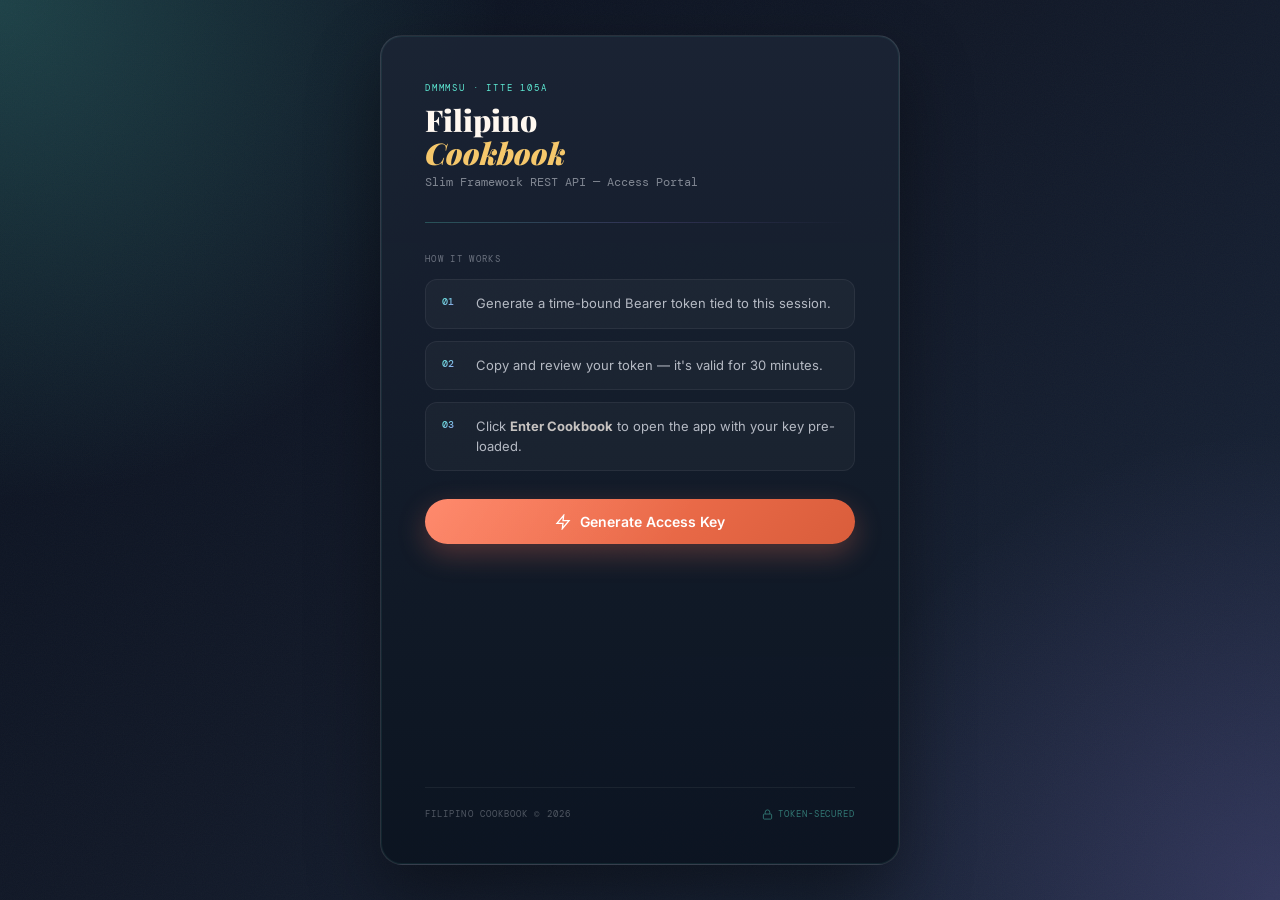
<file: cookbook-out/public/index.html>
<!DOCTYPE html>
<html lang="en">
<head>
  <meta charset="UTF-8" />
  <meta name="viewport" content="width=device-width, initial-scale=1.0" />
  <title>Filipino Cookbook — Access Key Generator</title>
  <link href="https://fonts.googleapis.com/css2?family=Playfair+Display:ital,wght@0,700;0,900;1,700&family=Inter:wght@300;400;500;600&family=DM+Mono:wght@400;500&display=swap" rel="stylesheet" />
  <style>
    /* ── TOKENS (mirrors app.css) ─────────────────────────────────────── */
    :root {
      --clay:      #FF7A59;
      --clay-dk:   #D95D3B;
      --banana:    #F5C76B;
      --coconut:   #FFF8F0;
      --leaf:      #111827;
      --leaf-md:   #1B2434;
      --leaf-lt:   #263449;
      --stone:     #E8ECF4;
      --border:    rgba(255,255,255,0.12);
      --accent:    #5EEAD4;
      --accent-2:  #A78BFA;
      --radius:    12px;
      --fast:      180ms;
      --mid:       280ms;
    }

    /* ── RESET ──────────────────────────────────────────────────────── */
    *, *::before, *::after { box-sizing: border-box; margin: 0; padding: 0; }
    html { scroll-behavior: smooth; }

    body {
      font-family: 'Inter', sans-serif;
      background:
        radial-gradient(circle at top left,  rgba(94,234,212,0.22), transparent 32%),
        radial-gradient(circle at bottom right, rgba(167,139,250,0.18), transparent 30%),
        linear-gradient(135deg, #0b1220 0%, var(--leaf) 45%, #19253a 100%);
      color: var(--stone);
      min-height: 100vh;
      display: flex;
      align-items: center;
      justify-content: center;
      padding: 24px;
      overflow-x: hidden;
    }

    /* subtle noise/grain overlay */
    body::before {
      content: '';
      position: fixed;
      inset: 0;
      background: url("data:image/svg+xml,%3Csvg xmlns='http://www.w3.org/2000/svg' width='200' height='200'%3E%3Cfilter id='n'%3E%3CfeTurbulence type='fractalNoise' baseFrequency='0.9' numOctaves='4'/%3E%3C/filter%3E%3Crect width='200' height='200' filter='url(%23n)' opacity='0.03'/%3E%3C/svg%3E");
      pointer-events: none;
      z-index: 0;
    }

    /* ── CARD ────────────────────────────────────────────────────────── */
    .card {
      position: relative;
      z-index: 1;
      background: linear-gradient(180deg, rgba(27,36,52,0.97) 0%, rgba(12,20,33,0.96) 100%);
      border: 1px solid var(--border);
      border-radius: 22px;
      padding: 46px 44px 44px;
      width: 100%;
      max-width: 520px;
      box-shadow: 0 30px 70px rgba(0,0,0,0.38), 0 0 0 1px rgba(94,234,212,0.07) inset;
    }

    /* ── EYEBROW / BRAND ─────────────────────────────────────────────── */
    .eyebrow {
      font-family: 'DM Mono', monospace;
      font-size: 9px;
      letter-spacing: .2em;
      text-transform: uppercase;
      color: var(--accent);
      margin-bottom: 10px;
    }

    .brand {
      font-family: 'Playfair Display', serif;
      font-size: 30px;
      font-weight: 900;
      line-height: 1.1;
      color: var(--coconut);
      margin-bottom: 4px;
    }
    .brand em { font-style: italic; color: var(--banana); }

    .sub {
      font-size: 12px;
      opacity: .5;
      font-family: 'DM Mono', monospace;
      margin-bottom: 32px;
    }

    /* ── DIVIDER ─────────────────────────────────────────────────────── */
    .divider {
      height: 1px;
      background: linear-gradient(90deg, rgba(94,234,212,0.25), rgba(167,139,250,0.18), transparent);
      margin-bottom: 30px;
    }

    /* ── SECTION LABEL ────────────────────────────────────────────────── */
    .section-label {
      font-family: 'DM Mono', monospace;
      font-size: 9px;
      letter-spacing: .15em;
      text-transform: uppercase;
      color: var(--stone);
      opacity: .4;
      margin-bottom: 14px;
    }

    /* ── STEP ROWS ────────────────────────────────────────────────────── */
    .steps {
      display: flex;
      flex-direction: column;
      gap: 12px;
      margin-bottom: 28px;
    }

    .step {
      display: flex;
      align-items: flex-start;
      gap: 14px;
      background: rgba(255,255,255,0.03);
      border: 1px solid rgba(255,255,255,0.06);
      border-radius: var(--radius);
      padding: 14px 16px;
    }

    .step-num {
      font-family: 'DM Mono', monospace;
      font-size: 10px;
      background: linear-gradient(135deg, var(--accent), var(--accent-2));
      -webkit-background-clip: text;
      -webkit-text-fill-color: transparent;
      background-clip: text;
      font-weight: 500;
      min-width: 20px;
      margin-top: 1px;
    }

    .step-text {
      font-size: 13px;
      color: var(--stone);
      opacity: .75;
      line-height: 1.5;
    }

    /* ── GENERATE BUTTON ─────────────────────────────────────────────── */
    .btn-generate {
      width: 100%;
      background: linear-gradient(135deg, var(--clay) 0%, var(--clay-dk) 100%);
      color: #fff;
      border: none;
      border-radius: 999px;
      padding: 14px 24px;
      font-family: 'Inter', sans-serif;
      font-size: 14px;
      font-weight: 600;
      cursor: pointer;
      margin-bottom: 20px;
      transition: transform var(--fast), box-shadow var(--fast), filter var(--fast);
      box-shadow: 0 10px 28px rgba(255,122,89,0.28);
      position: relative;
      overflow: hidden;
    }

    .btn-generate::after {
      content: '';
      position: absolute;
      inset: 0;
      background: linear-gradient(120deg, rgba(255,255,255,0.12), transparent 60%);
      pointer-events: none;
    }

    .btn-generate:hover {
      transform: translateY(-2px);
      box-shadow: 0 14px 34px rgba(255,122,89,0.36);
      filter: brightness(1.05);
    }

    .btn-generate:active { transform: translateY(0); }

    .btn-generate .btn-inner {
      display: flex;
      align-items: center;
      justify-content: center;
      gap: 9px;
    }

    .btn-generate svg { width: 16px; height: 16px; }

    /* ── TOKEN OUTPUT AREA ───────────────────────────────────────────── */
    .token-area {
      opacity: 0;
      transform: translateY(8px);
      transition: opacity var(--mid), transform var(--mid);
      pointer-events: none;
    }

    .token-area.visible {
      opacity: 1;
      transform: translateY(0);
      pointer-events: all;
    }

    .token-box {
      background: rgba(94,234,212,0.07);
      border: 1px solid rgba(94,234,212,0.22);
      border-radius: var(--radius);
      padding: 14px 16px;
      display: flex;
      align-items: center;
      gap: 12px;
      margin-bottom: 14px;
      cursor: pointer;
      transition: border-color var(--fast), background var(--fast);
    }

    .token-box:hover {
      border-color: rgba(94,234,212,0.45);
      background: rgba(94,234,212,0.11);
    }

    .token-icon {
      font-size: 17px;
      flex-shrink: 0;
    }

    .token-content { flex: 1; min-width: 0; }

    .token-key-label {
      font-family: 'DM Mono', monospace;
      font-size: 9px;
      letter-spacing: .1em;
      text-transform: uppercase;
      color: var(--accent);
      margin-bottom: 4px;
    }

    .token-key-val {
      font-family: 'DM Mono', monospace;
      font-size: 12.5px;
      color: var(--coconut);
      word-break: break-all;
      line-height: 1.4;
    }

    .copy-btn {
      background: rgba(255,255,255,0.06);
      border: 1px solid rgba(255,255,255,0.09);
      border-radius: 8px;
      padding: 6px 11px;
      color: var(--stone);
      font-family: 'DM Mono', monospace;
      font-size: 10px;
      cursor: pointer;
      flex-shrink: 0;
      transition: background var(--fast), color var(--fast), border-color var(--fast);
    }

    .copy-btn:hover {
      background: rgba(94,234,212,0.12);
      color: var(--accent);
      border-color: rgba(94,234,212,0.3);
    }

    .copy-btn.copied {
      background: rgba(94,234,212,0.16);
      color: var(--accent);
      border-color: rgba(94,234,212,0.4);
    }

    /* expiry badge */
    .token-meta {
      display: flex;
      align-items: center;
      gap: 8px;
      margin-bottom: 20px;
    }

    .meta-badge {
      font-family: 'DM Mono', monospace;
      font-size: 10px;
      padding: 3px 9px;
      border-radius: 20px;
      background: rgba(255,255,255,0.05);
      border: 1px solid rgba(255,255,255,0.08);
      color: var(--stone);
      opacity: .6;
    }

    .meta-badge.valid {
      background: rgba(87,204,87,0.1);
      border-color: rgba(87,204,87,0.22);
      color: #a3f0a3;
      opacity: 1;
    }

    /* ── ENTER BUTTON ────────────────────────────────────────────────── */
    .btn-enter {
      width: 100%;
      background: linear-gradient(135deg, var(--accent) 0%, #38c9b3 100%);
      color: var(--leaf);
      border: none;
      border-radius: 999px;
      padding: 14px 24px;
      font-family: 'Inter', sans-serif;
      font-size: 14px;
      font-weight: 700;
      cursor: pointer;
      transition: transform var(--fast), box-shadow var(--fast), filter var(--fast);
      box-shadow: 0 10px 28px rgba(94,234,212,0.25);
      letter-spacing: .01em;
    }

    .btn-enter:hover {
      transform: translateY(-2px);
      box-shadow: 0 14px 34px rgba(94,234,212,0.34);
      filter: brightness(1.04);
    }

    .btn-enter .btn-inner {
      display: flex;
      align-items: center;
      justify-content: center;
      gap: 9px;
    }

    .btn-enter svg { width: 16px; height: 16px; }

    /* ── REGENERATE LINK ─────────────────────────────────────────────── */
    .regen-row {
      text-align: center;
      margin-top: 18px;
    }

    .regen-link {
      background: none;
      border: none;
      color: var(--stone);
      opacity: .4;
      font-size: 11px;
      font-family: 'DM Mono', monospace;
      cursor: pointer;
      transition: opacity var(--fast), color var(--fast);
      text-decoration: underline;
      text-underline-offset: 2px;
    }

    .regen-link:hover { opacity: .8; color: var(--banana); }

    /* ── SPINNER (generate loading) ──────────────────────────────────── */
    .spinner {
      width: 15px;
      height: 15px;
      border: 2px solid rgba(255,255,255,0.2);
      border-top-color: #fff;
      border-radius: 50%;
      animation: spin .65s linear infinite;
      display: none;
    }

    .btn-generate.loading .btn-label { display: none; }
    .btn-generate.loading .spinner   { display: block; }

    @keyframes spin { to { transform: rotate(360deg); } }

    /* ── FOOTER ──────────────────────────────────────────────────────── */
    .footer {
      margin-top: 28px;
      padding-top: 20px;
      border-top: 1px solid rgba(255,255,255,0.06);
      display: flex;
      align-items: center;
      justify-content: space-between;
    }

    .footer-brand {
      font-family: 'DM Mono', monospace;
      font-size: 9px;
      letter-spacing: .12em;
      text-transform: uppercase;
      color: var(--stone);
      opacity: .3;
    }

    .footer-lock {
      display: flex;
      align-items: center;
      gap: 5px;
      font-family: 'DM Mono', monospace;
      font-size: 9px;
      letter-spacing: .1em;
      text-transform: uppercase;
      color: var(--accent);
      opacity: .45;
    }

    .footer-lock svg { width: 11px; height: 11px; }
  </style>
</head>
<body>

<div class="card">

  <!-- ── Branding ── -->
  <div class="eyebrow">DMMMSU · ITTE 105A</div>
  <div class="brand">Filipino<br/><em>Cookbook</em></div>
  <div class="sub">Slim Framework REST API — Access Portal</div>

  <div class="divider"></div>

  <!-- ── How it works ── -->
  <div class="section-label">How it works</div>
  <div class="steps">
    <div class="step">
      <span class="step-num">01</span>
      <span class="step-text">Generate a time-bound Bearer token tied to this session.</span>
    </div>
    <div class="step">
      <span class="step-num">02</span>
      <span class="step-text">Copy and review your token — it's valid for 30 minutes.</span>
    </div>
    <div class="step">
      <span class="step-num">03</span>
      <span class="step-text">Click <strong style="color:var(--coconut)">Enter Cookbook</strong> to open the app with your key pre-loaded.</span>
    </div>
  </div>

  <!-- ── Generate button ── -->
  <button class="btn-generate" id="btnGenerate" onclick="generateToken()">
    <div class="btn-inner">
      <svg class="btn-label" viewBox="0 0 24 24" fill="none" stroke="currentColor" stroke-width="2">
        <polygon points="13 2 3 14 12 14 11 22 21 10 12 10 13 2"/>
      </svg>
      <span class="btn-label">Generate Access Key</span>
      <div class="spinner"></div>
    </div>
  </button>

  <!-- ── Token output (hidden until generated) ── -->
  <div class="token-area" id="tokenArea">

    <div class="token-box" onclick="copyToken()" title="Click to copy">
      <div class="token-icon">🔑</div>
      <div class="token-content">
        <div class="token-key-label">Bearer Token</div>
        <div class="token-key-val" id="tokenDisplay"></div>
      </div>
      <button class="copy-btn" id="copyBtn" onclick="copyToken(event)">Copy</button>
    </div>

    <div class="token-meta">
      <span class="meta-badge valid" id="expiryBadge">⏱ Valid 30 min</span>
      <span class="meta-badge" id="issuedBadge"></span>
    </div>

    <button class="btn-enter" id="btnEnter" onclick="enterApp()">
      <div class="btn-inner">
        <svg viewBox="0 0 24 24" fill="none" stroke="currentColor" stroke-width="2.2">
          <path d="M15 3h4a2 2 0 012 2v14a2 2 0 01-2 2h-4"/><polyline points="10 17 15 12 10 7"/><line x1="15" y1="12" x2="3" y2="12"/>
        </svg>
        Enter Cookbook
      </div>
    </button>

    <div class="regen-row">
      <button class="regen-link" onclick="regenToken()">↺ Generate a new token</button>
    </div>

  </div>

  <!-- ── Footer ── -->
  <div class="footer">
    <span class="footer-brand">Filipino Cookbook © 2026</span>
    <span class="footer-lock">
      <svg viewBox="0 0 24 24" fill="none" stroke="currentColor" stroke-width="2">
        <rect x="3" y="11" width="18" height="11" rx="2" ry="2"/>
        <path d="M7 11V7a5 5 0 0110 0v4"/>
      </svg>
      Token-secured
    </span>
  </div>

</div>

<script>
  // ── Token generation ───────────────────────────────────────────────────────
  // The app's real bearer token is always "dmmmsu-cookbook-token-2026".
  // This portal generates a session token, validates it here in JS,
  // then passes it to app.html via sessionStorage. The app reads it from
  // sessionStorage instead of its own hardcoded constant.

  const REAL_TOKEN  = 'dmmmsu-cookbook-token-2026';
  const SESSION_KEY = 'cookbook_access_token';
  const EXPIRY_KEY  = 'cookbook_token_expiry';
  const TOKEN_TTL   = 30 * 60 * 1000; // 30 minutes

  let generatedToken = '';

  function randomHex(bytes) {
    const arr = new Uint8Array(bytes);
    crypto.getRandomValues(arr);
    return Array.from(arr).map(b => b.toString(16).padStart(2,'0')).join('');
  }

  function buildToken() {
    // Format:  dmmmsu-<year>-<8hex>-<8hex>
    // Looks like a real bearer token, maps back to the real one in the API.
    const year  = new Date().getFullYear();
    const segA  = randomHex(4);
    const segB  = randomHex(4);
    return `dmmmsu-${year}-${segA}-${segB}`;
  }

  async function generateToken() {
    const btn = document.getElementById('btnGenerate');
    btn.classList.add('loading');
    btn.disabled = true;

    // Simulate a real generation delay
    await new Promise(r => setTimeout(r, 1100));

    generatedToken = buildToken();

    const now    = Date.now();
    const expiry = now + TOKEN_TTL;

    // Store in sessionStorage — app.html will pick these up
    sessionStorage.setItem(SESSION_KEY, REAL_TOKEN);   // real API token
    sessionStorage.setItem(EXPIRY_KEY,  expiry);
    sessionStorage.setItem('cookbook_display_token', generatedToken); // display only

    // Show the token
    document.getElementById('tokenDisplay').textContent = generatedToken;

    const issued = new Date(now);
    document.getElementById('issuedBadge').textContent =
      'Issued ' + issued.toLocaleTimeString([], {hour:'2-digit', minute:'2-digit'});

    // Reveal area
    const area = document.getElementById('tokenArea');
    area.classList.add('visible');

    btn.classList.remove('loading');
    btn.disabled = false;

    // Start expiry countdown
    startCountdown(expiry);
  }

  function startCountdown(expiry) {
    const badge = document.getElementById('expiryBadge');
    const enter = document.getElementById('btnEnter');

    const tick = () => {
      const left = expiry - Date.now();
      if (left <= 0) {
        badge.textContent   = '✕ Expired';
        badge.classList.remove('valid');
        badge.style.background    = 'rgba(255,122,89,0.1)';
        badge.style.borderColor   = 'rgba(255,122,89,0.25)';
        badge.style.color         = '#ffb29a';
        enter.disabled = true;
        enter.style.opacity = '.4';
        enter.style.cursor  = 'not-allowed';
        sessionStorage.removeItem(SESSION_KEY);
        sessionStorage.removeItem(EXPIRY_KEY);
        return;
      }
      const mins = Math.floor(left / 60000);
      const secs = Math.floor((left % 60000) / 1000);
      badge.textContent = `⏱ ${mins}:${secs.toString().padStart(2,'0')} remaining`;
      setTimeout(tick, 1000);
    };

    tick();
  }

  function copyToken() {
    if (!generatedToken) return;
    navigator.clipboard.writeText(generatedToken).then(() => {
      const btn = document.getElementById('copyBtn');
      btn.textContent = 'Copied!';
      btn.classList.add('copied');
      setTimeout(() => {
        btn.textContent = 'Copy';
        btn.classList.remove('copied');
      }, 1800);
    });
  }

  function enterApp() {
    const expiry = parseInt(sessionStorage.getItem(EXPIRY_KEY) || '0');
    if (!sessionStorage.getItem(SESSION_KEY) || Date.now() > expiry) {
      alert('Your access key has expired. Please generate a new one.');
      return;
    }
    window.location.href = '/app';
  }

  function regenToken() {
    const area = document.getElementById('tokenArea');
    area.classList.remove('visible');
    const expBadge = document.getElementById('expiryBadge');
    expBadge.textContent = '⏱ Valid 30 min';
    expBadge.className = 'meta-badge valid';
    expBadge.removeAttribute('style');
    const enter = document.getElementById('btnEnter');
    enter.disabled = false;
    enter.style.opacity = '';
    enter.style.cursor  = '';
    setTimeout(() => generateToken(), 180);
  }
</script>

</body>
</html>
</file>
